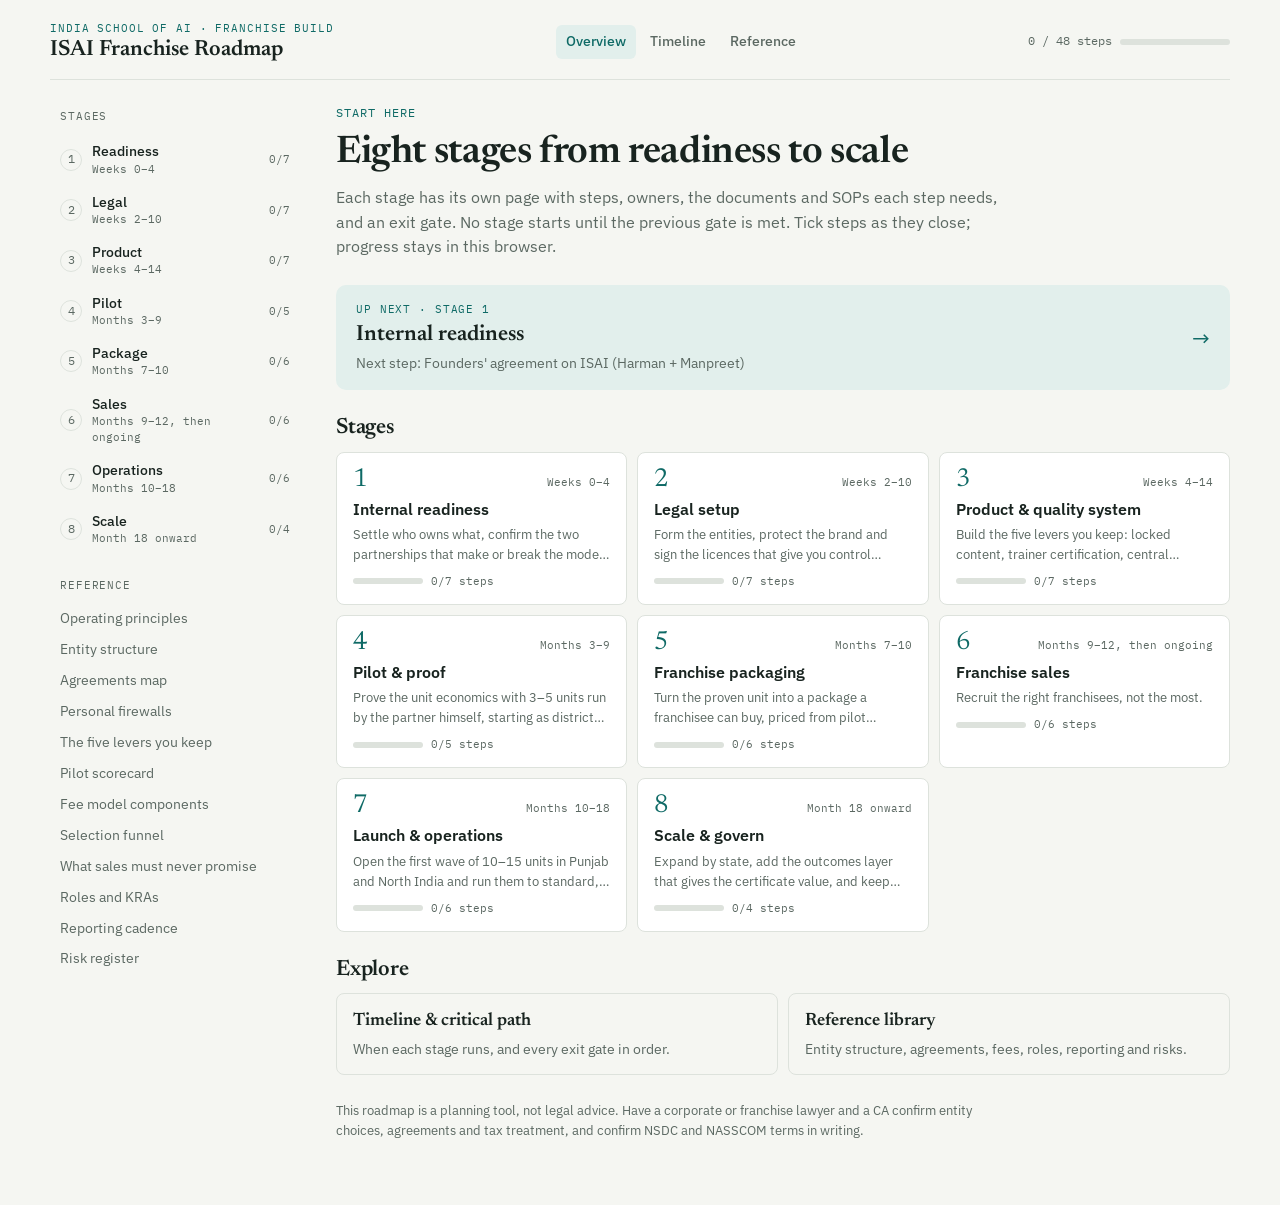
<file: index.html>
<!doctype html>
<html lang="en">
<head>
<meta charset="utf-8">
<meta name="viewport" content="width=device-width, initial-scale=1, viewport-fit=cover">
<title>ISAI Franchise Roadmap</title>
<link rel="preconnect" href="https://fonts.googleapis.com">
<link rel="stylesheet" href="https://fonts.googleapis.com/css2?family=Newsreader:opsz,wght@6..72,500;6..72,600&family=IBM+Plex+Sans:wght@400;500;600&family=IBM+Plex+Mono:wght@400;500&display=swap">
<link rel="stylesheet" href="styles.css">
</head>
<body data-page="home" data-root="">
<div class="wrap" id="app"></div>
<script src="data.js"></script>
<script src="app.js"></script>
</body>
</html>
</file>
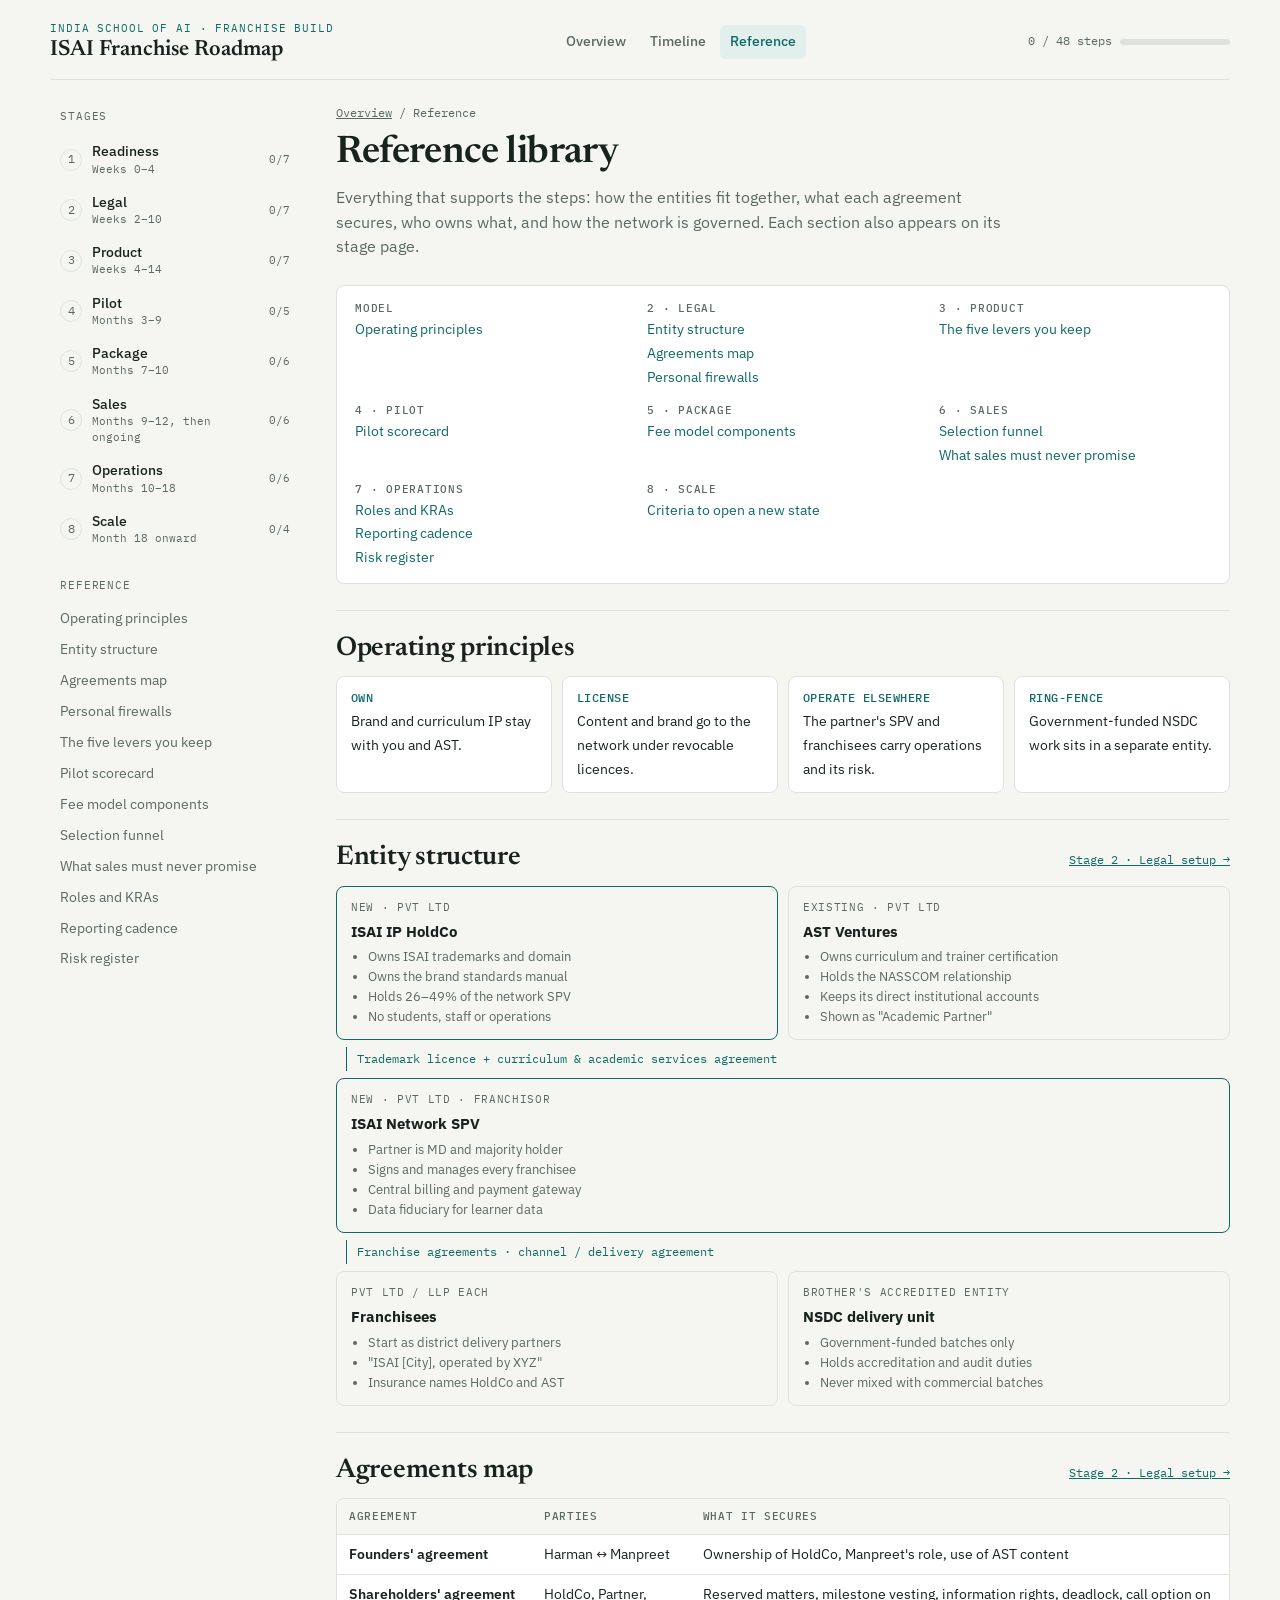
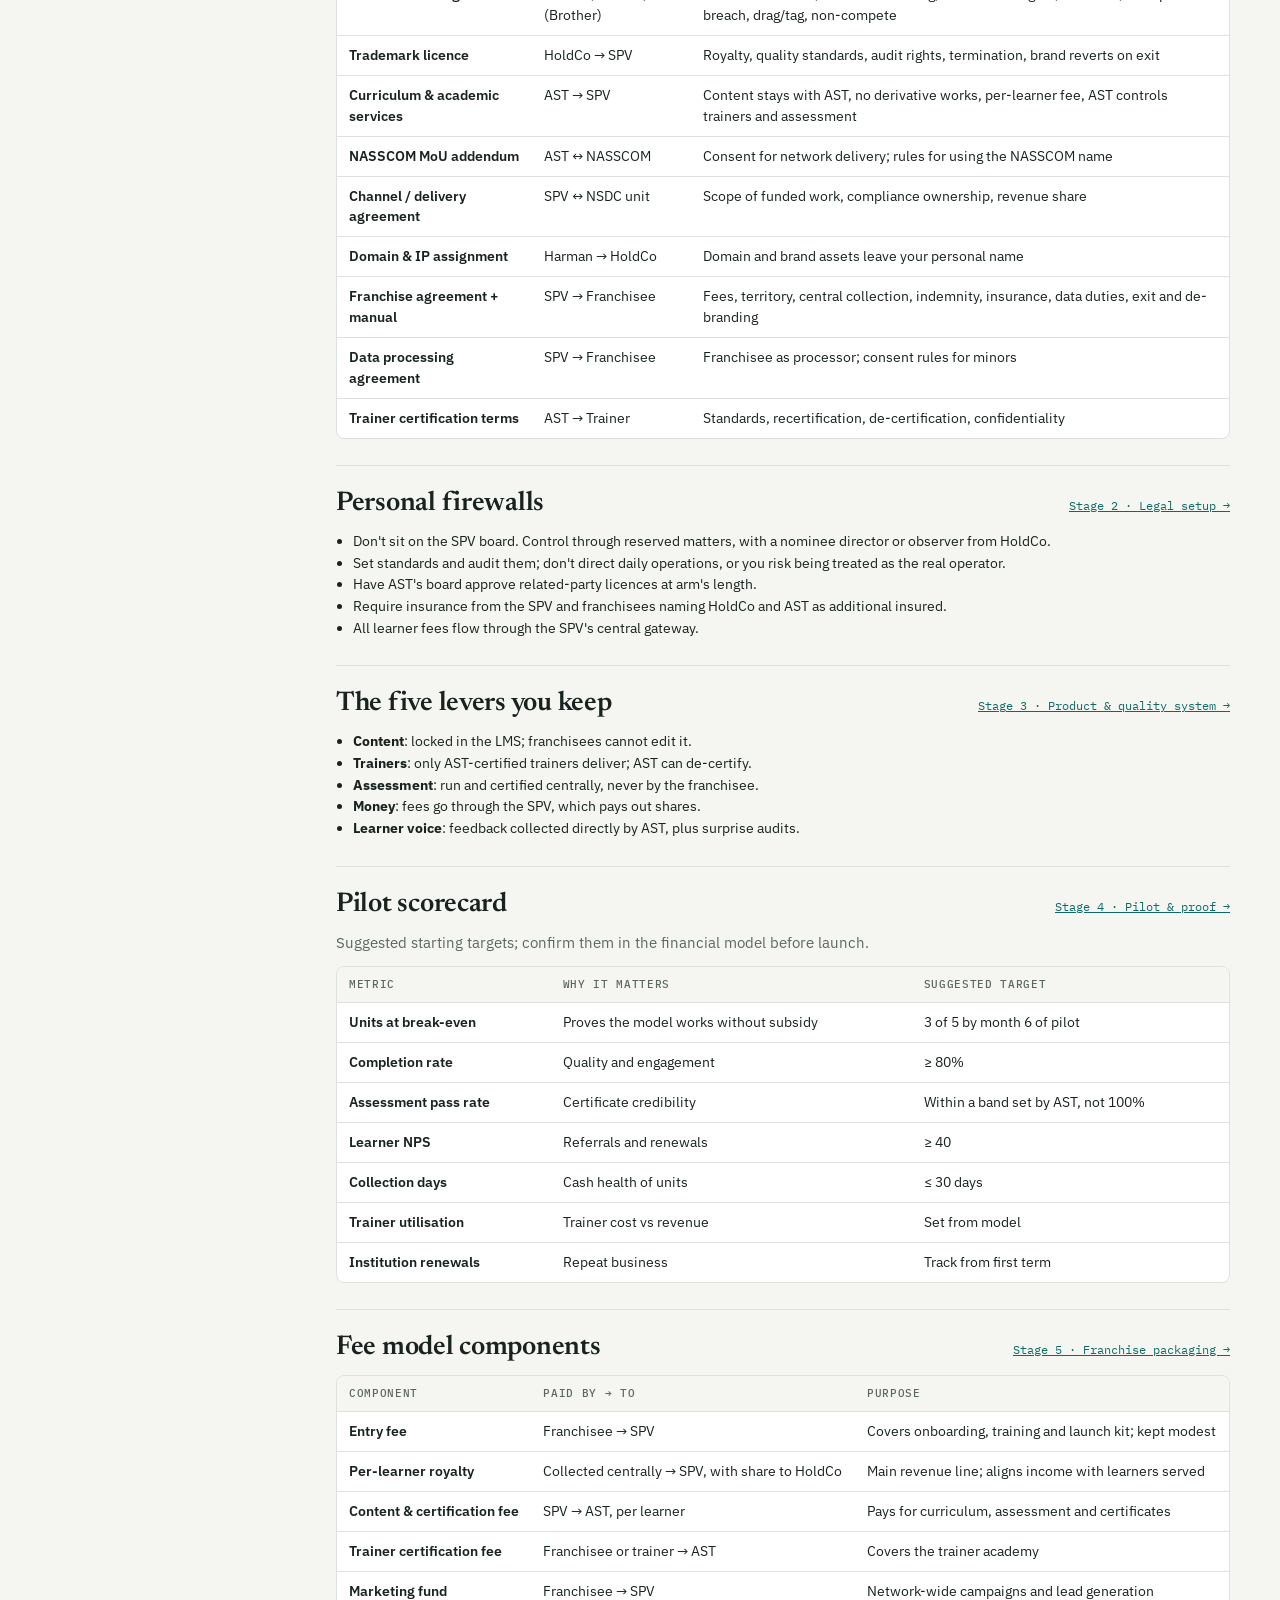
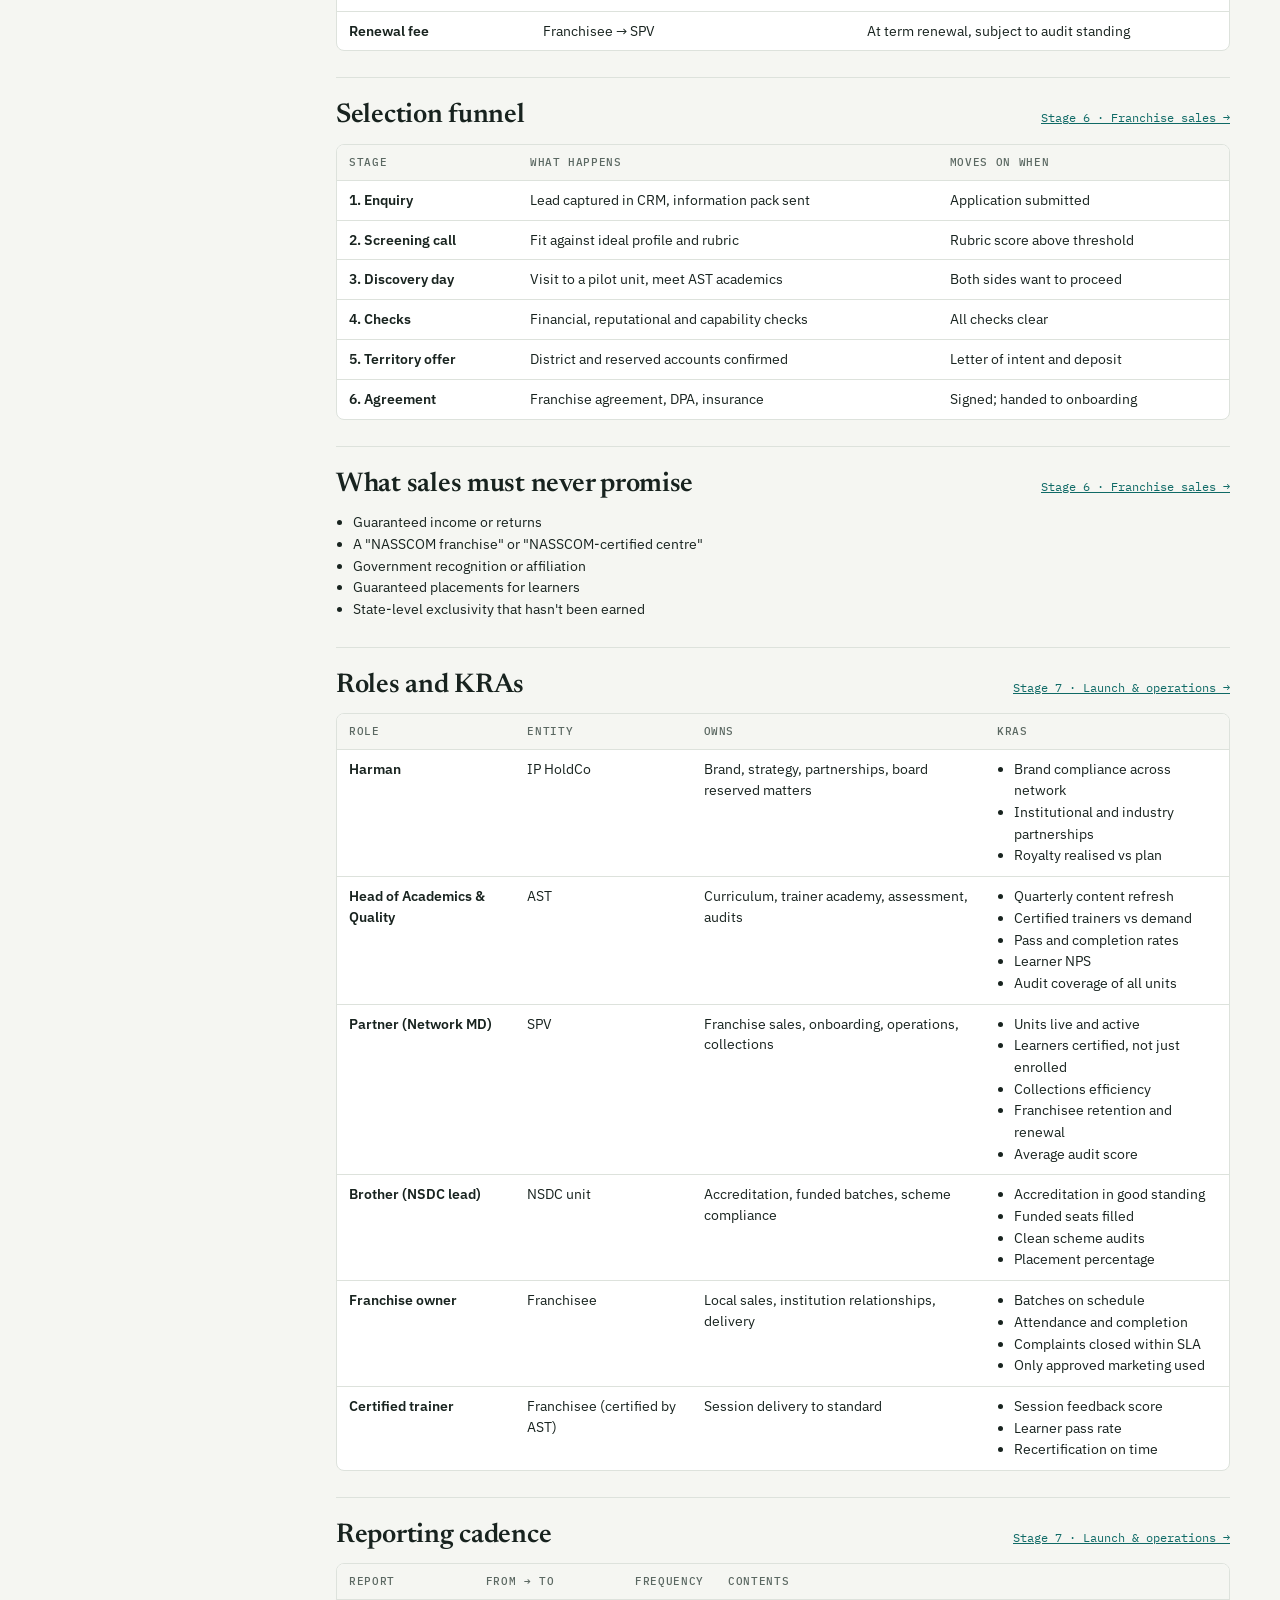
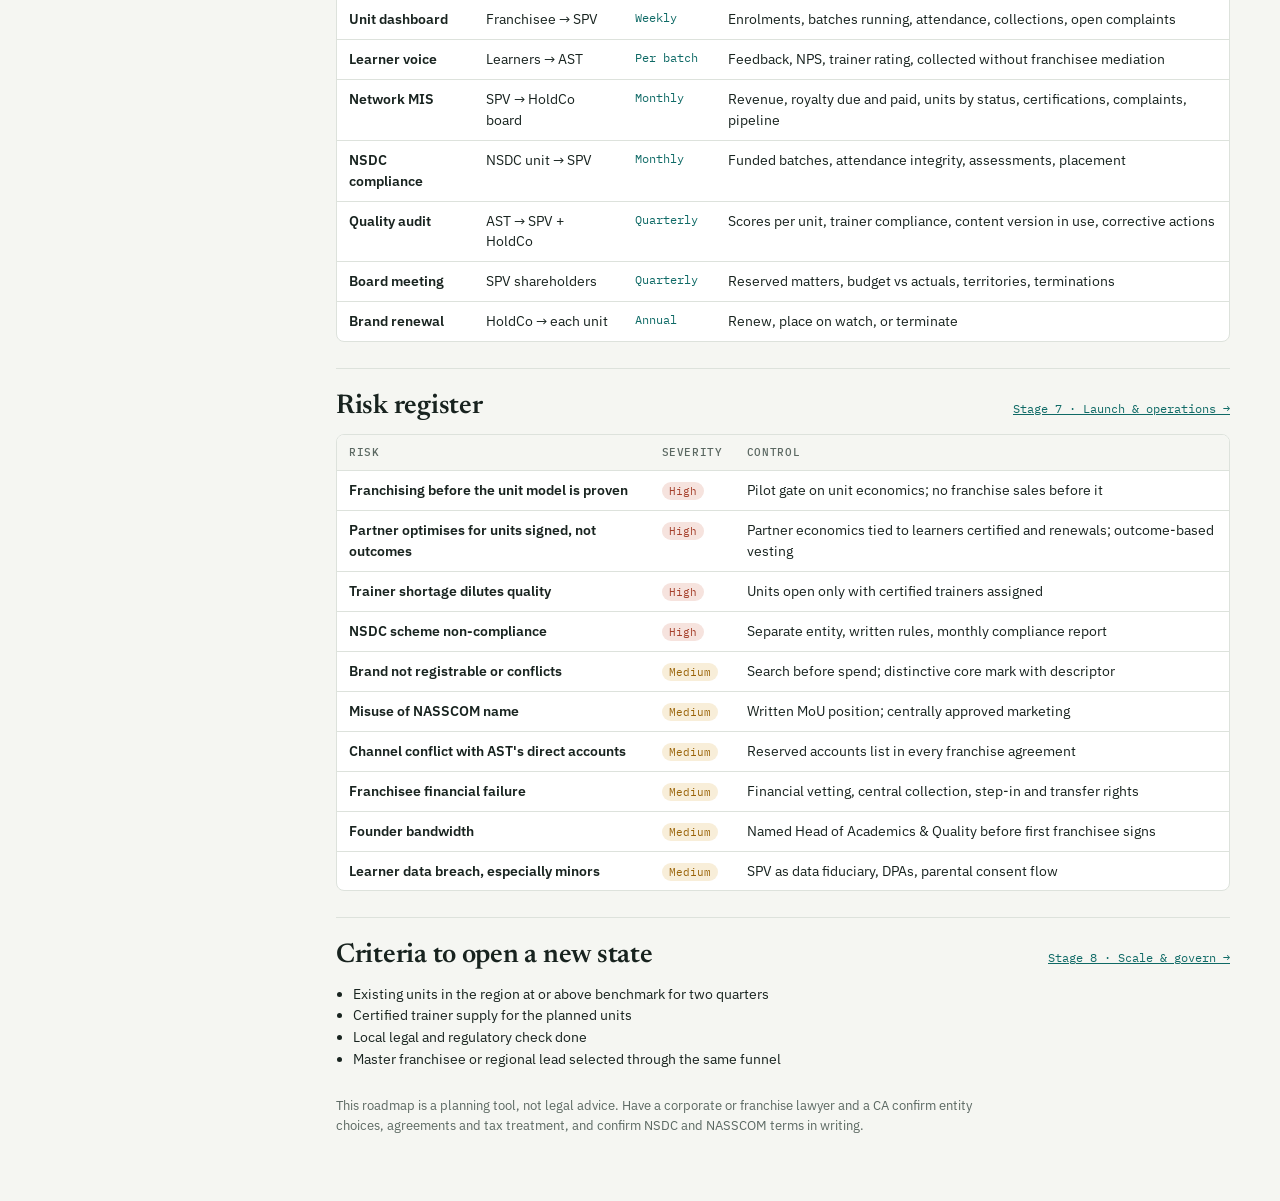
<file: reference.html>
<!doctype html>
<html lang="en">
<head>
<meta charset="utf-8">
<meta name="viewport" content="width=device-width, initial-scale=1, viewport-fit=cover">
<title>Reference · ISAI Roadmap</title>
<link rel="preconnect" href="https://fonts.googleapis.com">
<link rel="stylesheet" href="https://fonts.googleapis.com/css2?family=Newsreader:opsz,wght@6..72,500;6..72,600&family=IBM+Plex+Sans:wght@400;500;600&family=IBM+Plex+Mono:wght@400;500&display=swap">
<link rel="stylesheet" href="styles.css">
</head>
<body data-page="reference" data-root="">
<div class="wrap" id="app"></div>
<script src="data.js"></script>
<script src="app.js"></script>
</body>
</html>
</file>
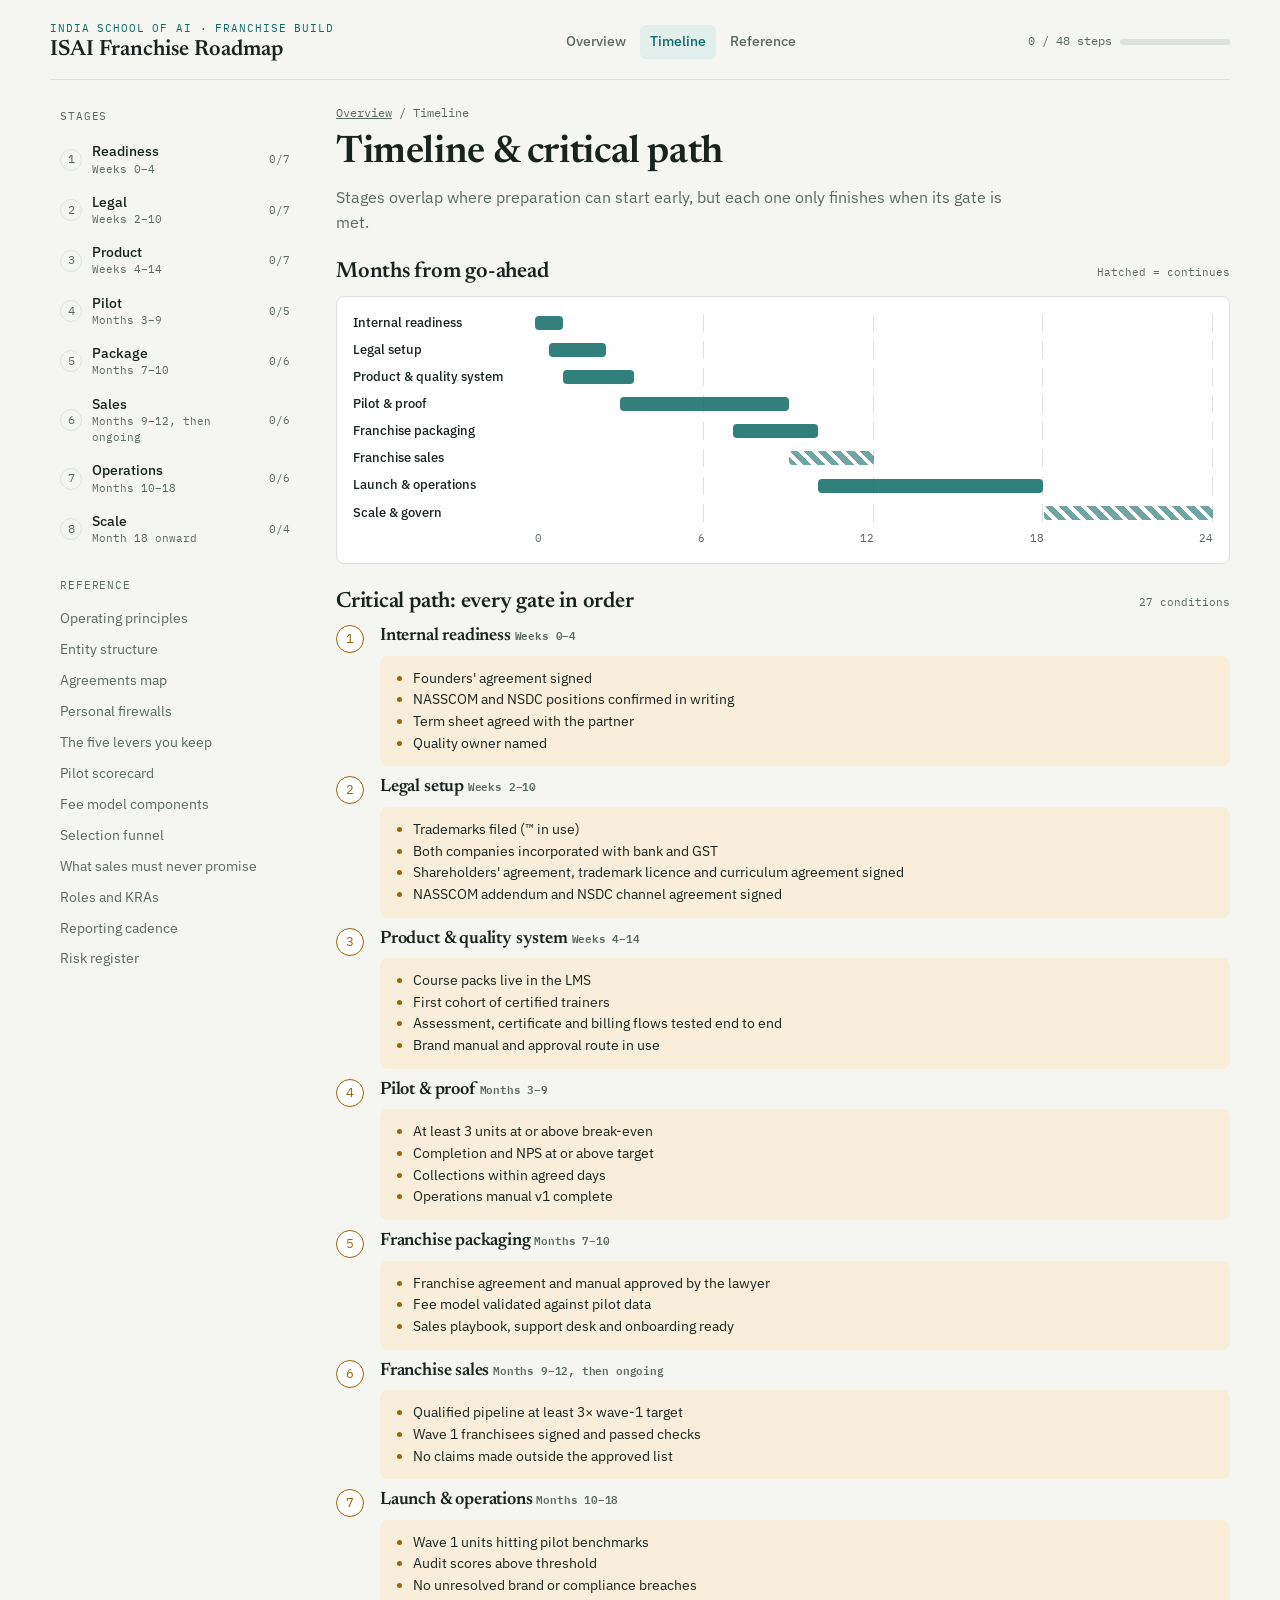
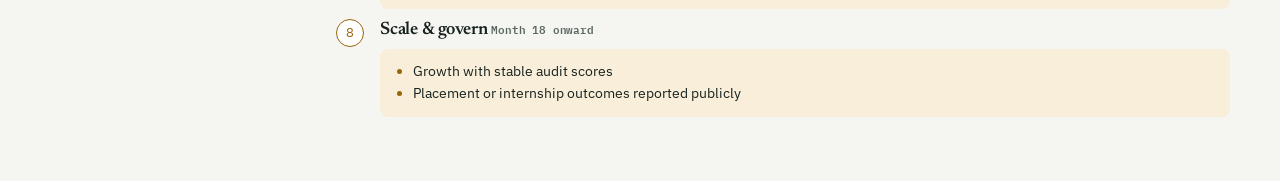
<file: timeline.html>
<!doctype html>
<html lang="en">
<head>
<meta charset="utf-8">
<meta name="viewport" content="width=device-width, initial-scale=1, viewport-fit=cover">
<title>Timeline · ISAI Roadmap</title>
<link rel="preconnect" href="https://fonts.googleapis.com">
<link rel="stylesheet" href="https://fonts.googleapis.com/css2?family=Newsreader:opsz,wght@6..72,500;6..72,600&family=IBM+Plex+Sans:wght@400;500;600&family=IBM+Plex+Mono:wght@400;500&display=swap">
<link rel="stylesheet" href="styles.css">
</head>
<body data-page="timeline" data-root="">
<div class="wrap" id="app"></div>
<script src="data.js"></script>
<script src="app.js"></script>
</body>
</html>
</file>
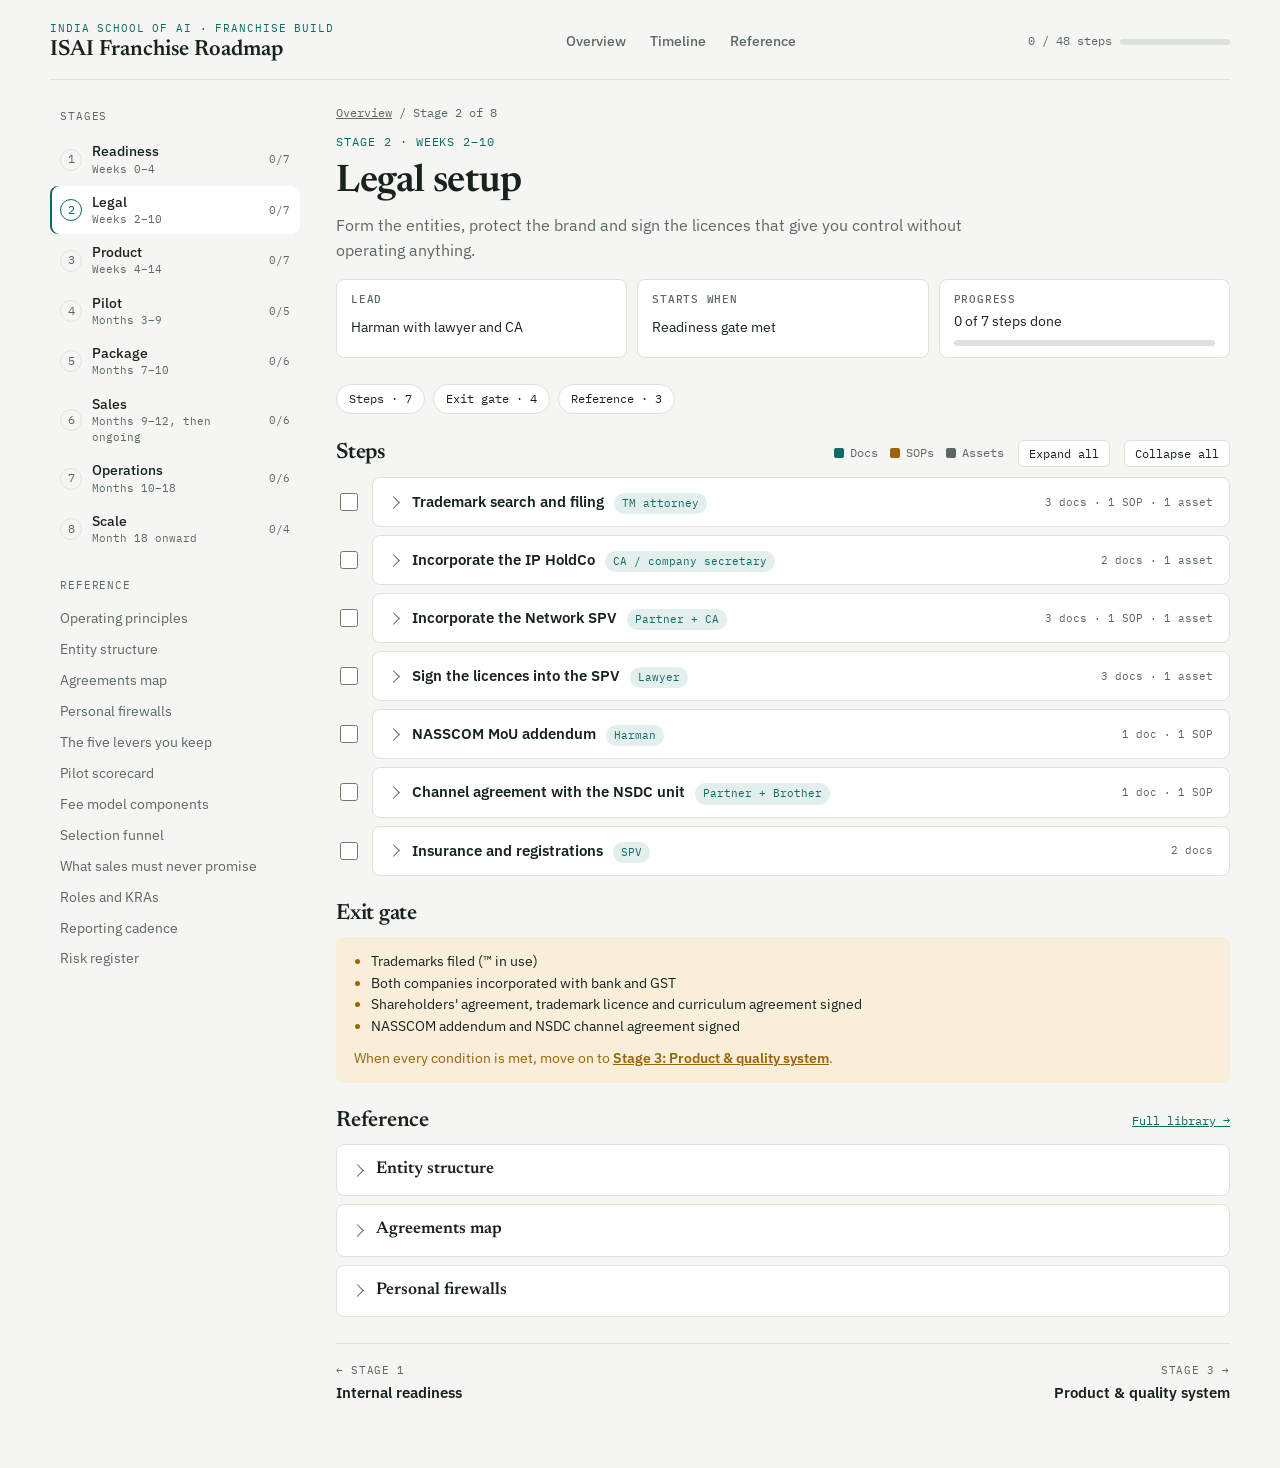
<file: stages/legal.html>
<!doctype html>
<html lang="en">
<head>
<meta charset="utf-8">
<meta name="viewport" content="width=device-width, initial-scale=1, viewport-fit=cover">
<title>Legal setup · ISAI Roadmap</title>
<link rel="preconnect" href="https://fonts.googleapis.com">
<link rel="stylesheet" href="https://fonts.googleapis.com/css2?family=Newsreader:opsz,wght@6..72,500;6..72,600&family=IBM+Plex+Sans:wght@400;500;600&family=IBM+Plex+Mono:wght@400;500&display=swap">
<link rel="stylesheet" href="../styles.css">
</head>
<body data-page="stage" data-root="../" data-stage="legal">
<div class="wrap" id="app"></div>
<script src="../data.js"></script>
<script src="../app.js"></script>
</body>
</html>
</file>
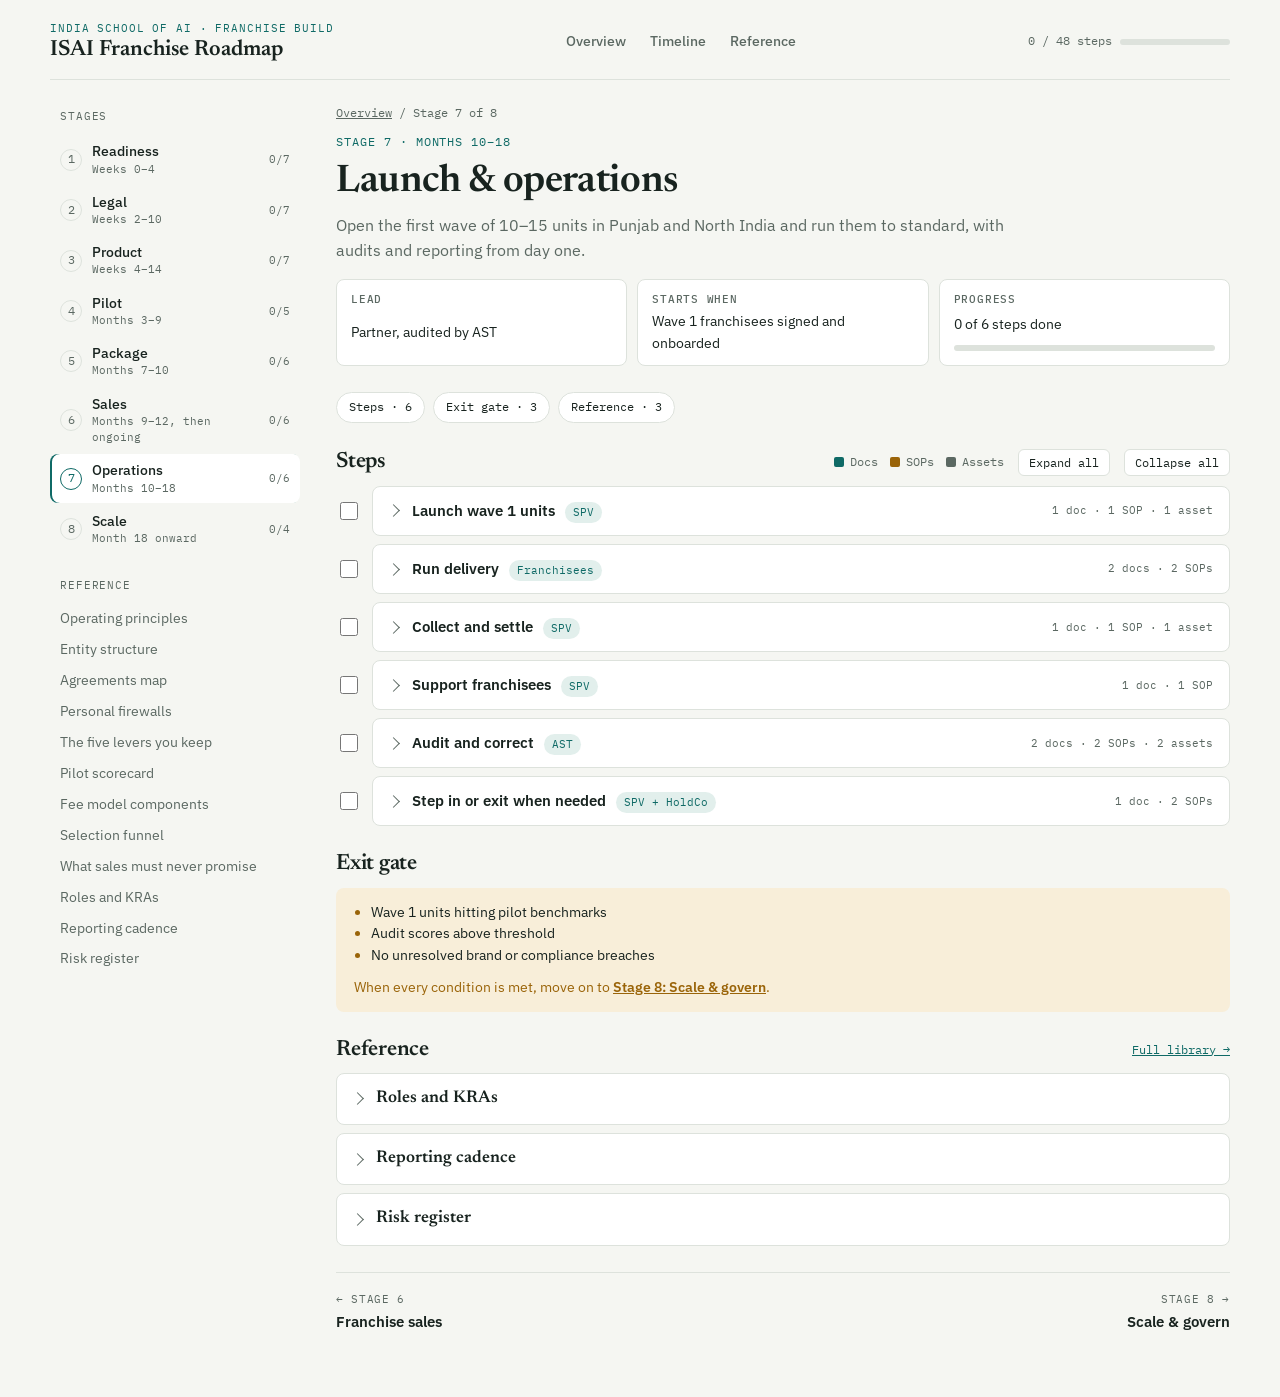
<file: stages/operate.html>
<!doctype html>
<html lang="en">
<head>
<meta charset="utf-8">
<meta name="viewport" content="width=device-width, initial-scale=1, viewport-fit=cover">
<title>Launch & operations · ISAI Roadmap</title>
<link rel="preconnect" href="https://fonts.googleapis.com">
<link rel="stylesheet" href="https://fonts.googleapis.com/css2?family=Newsreader:opsz,wght@6..72,500;6..72,600&family=IBM+Plex+Sans:wght@400;500;600&family=IBM+Plex+Mono:wght@400;500&display=swap">
<link rel="stylesheet" href="../styles.css">
</head>
<body data-page="stage" data-root="../" data-stage="operate">
<div class="wrap" id="app"></div>
<script src="../data.js"></script>
<script src="../app.js"></script>
</body>
</html>
</file>
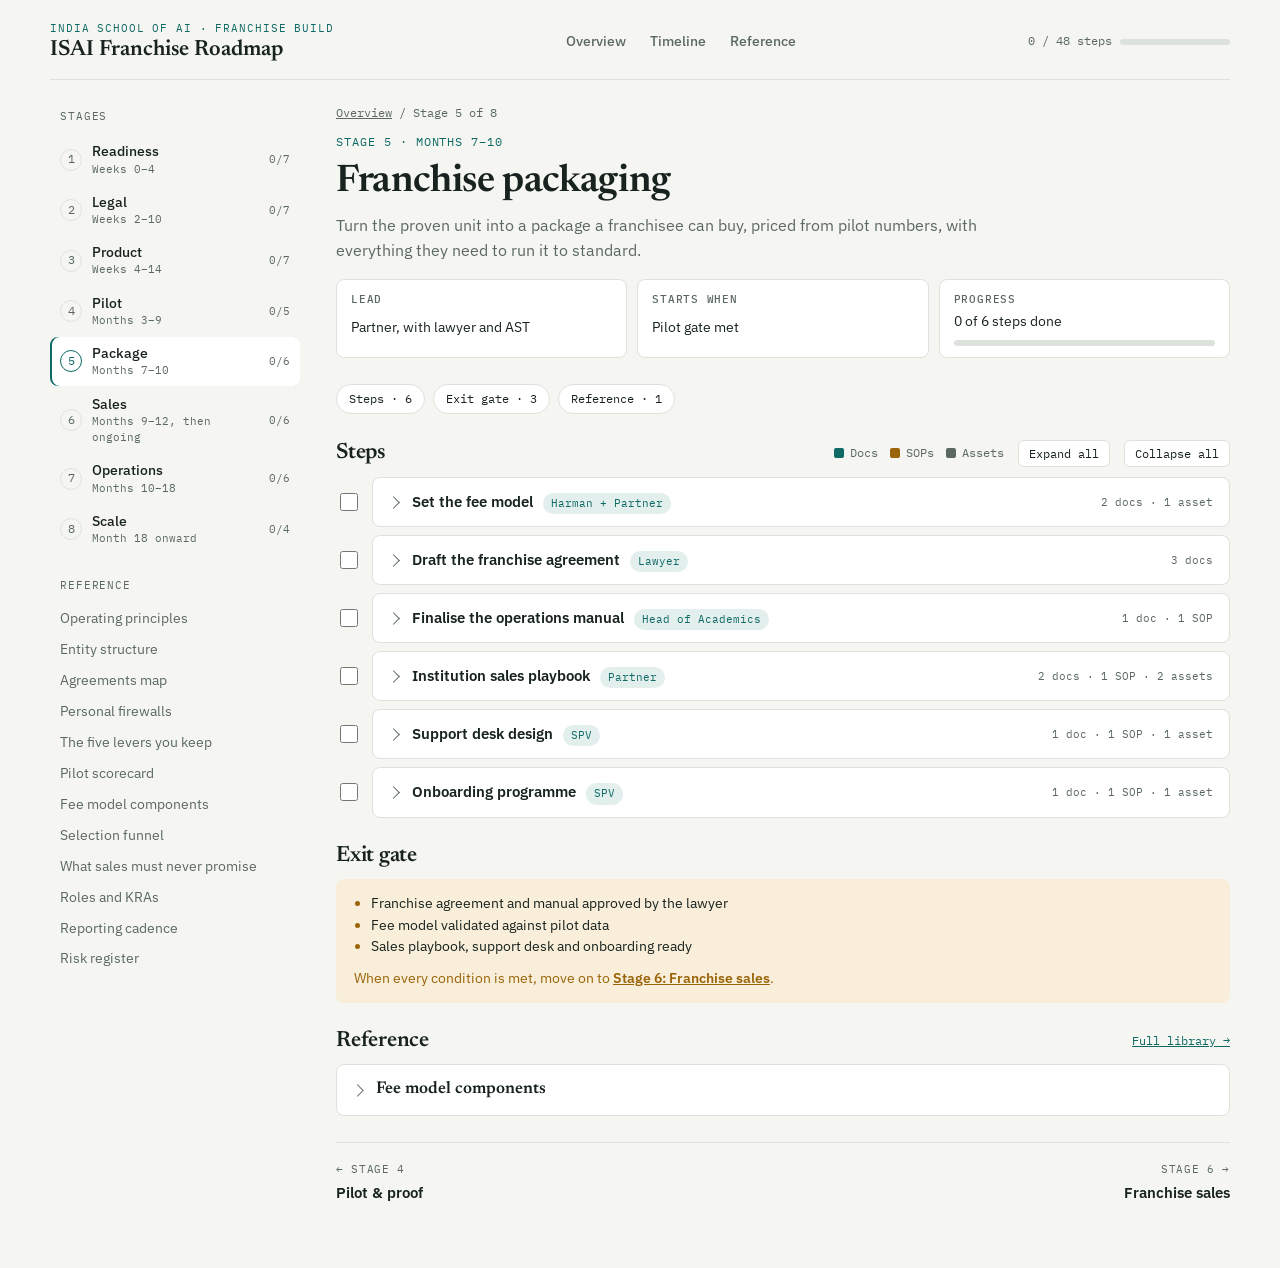
<file: stages/package.html>
<!doctype html>
<html lang="en">
<head>
<meta charset="utf-8">
<meta name="viewport" content="width=device-width, initial-scale=1, viewport-fit=cover">
<title>Franchise packaging · ISAI Roadmap</title>
<link rel="preconnect" href="https://fonts.googleapis.com">
<link rel="stylesheet" href="https://fonts.googleapis.com/css2?family=Newsreader:opsz,wght@6..72,500;6..72,600&family=IBM+Plex+Sans:wght@400;500;600&family=IBM+Plex+Mono:wght@400;500&display=swap">
<link rel="stylesheet" href="../styles.css">
</head>
<body data-page="stage" data-root="../" data-stage="package">
<div class="wrap" id="app"></div>
<script src="../data.js"></script>
<script src="../app.js"></script>
</body>
</html>
</file>
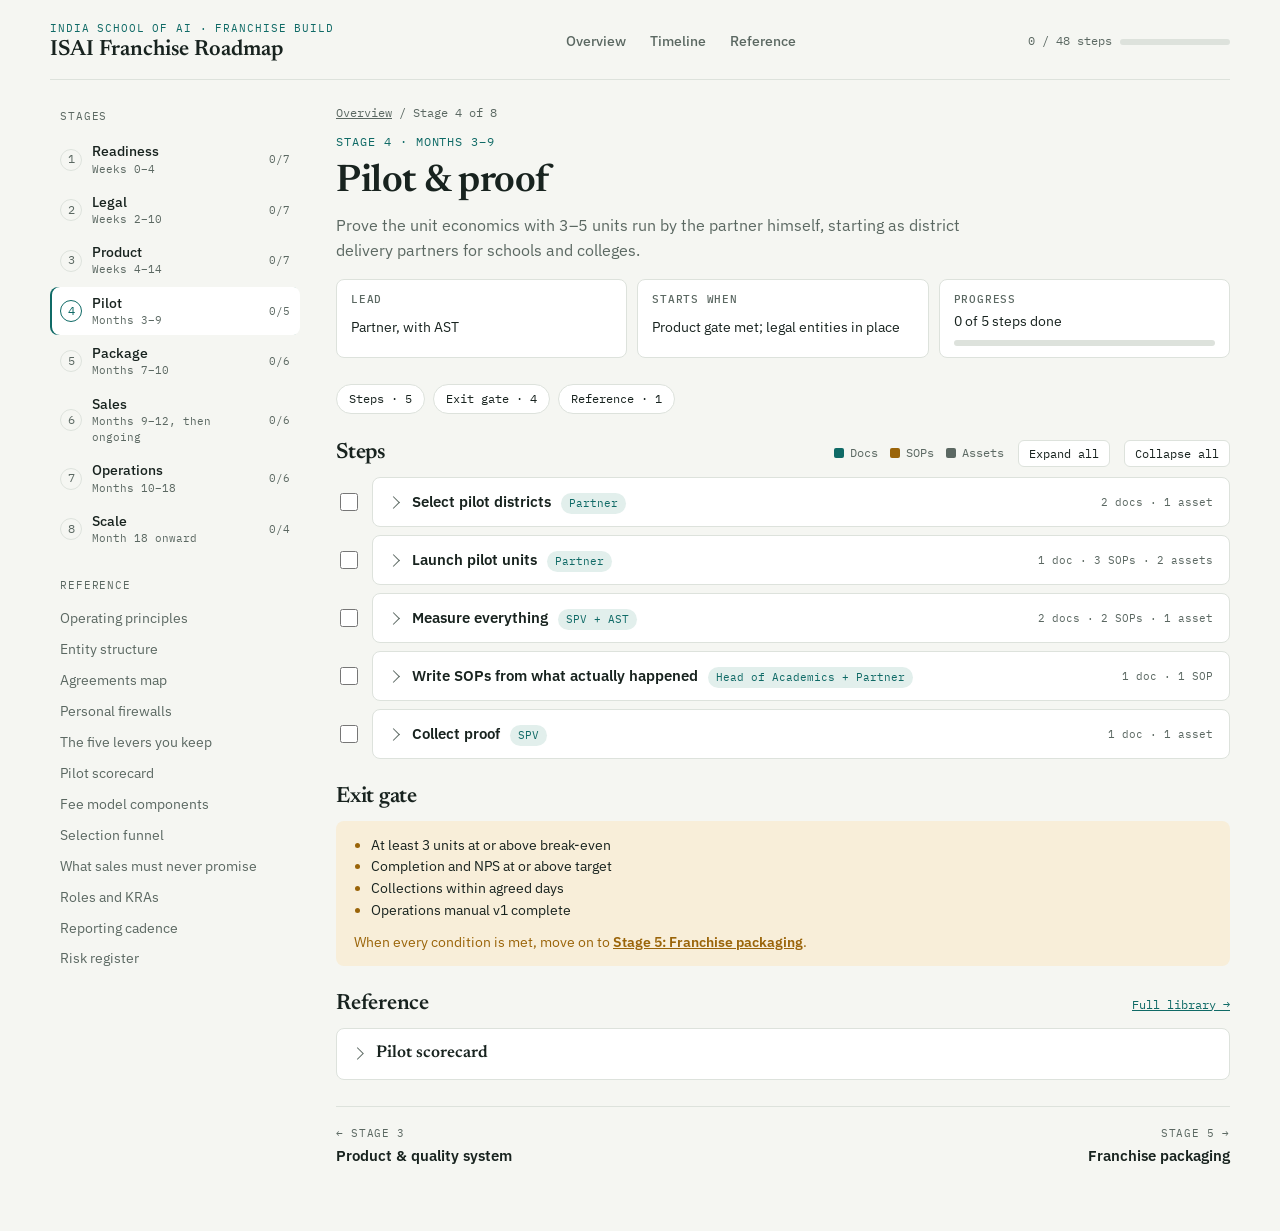
<file: stages/pilot.html>
<!doctype html>
<html lang="en">
<head>
<meta charset="utf-8">
<meta name="viewport" content="width=device-width, initial-scale=1, viewport-fit=cover">
<title>Pilot & proof · ISAI Roadmap</title>
<link rel="preconnect" href="https://fonts.googleapis.com">
<link rel="stylesheet" href="https://fonts.googleapis.com/css2?family=Newsreader:opsz,wght@6..72,500;6..72,600&family=IBM+Plex+Sans:wght@400;500;600&family=IBM+Plex+Mono:wght@400;500&display=swap">
<link rel="stylesheet" href="../styles.css">
</head>
<body data-page="stage" data-root="../" data-stage="pilot">
<div class="wrap" id="app"></div>
<script src="../data.js"></script>
<script src="../app.js"></script>
</body>
</html>
</file>
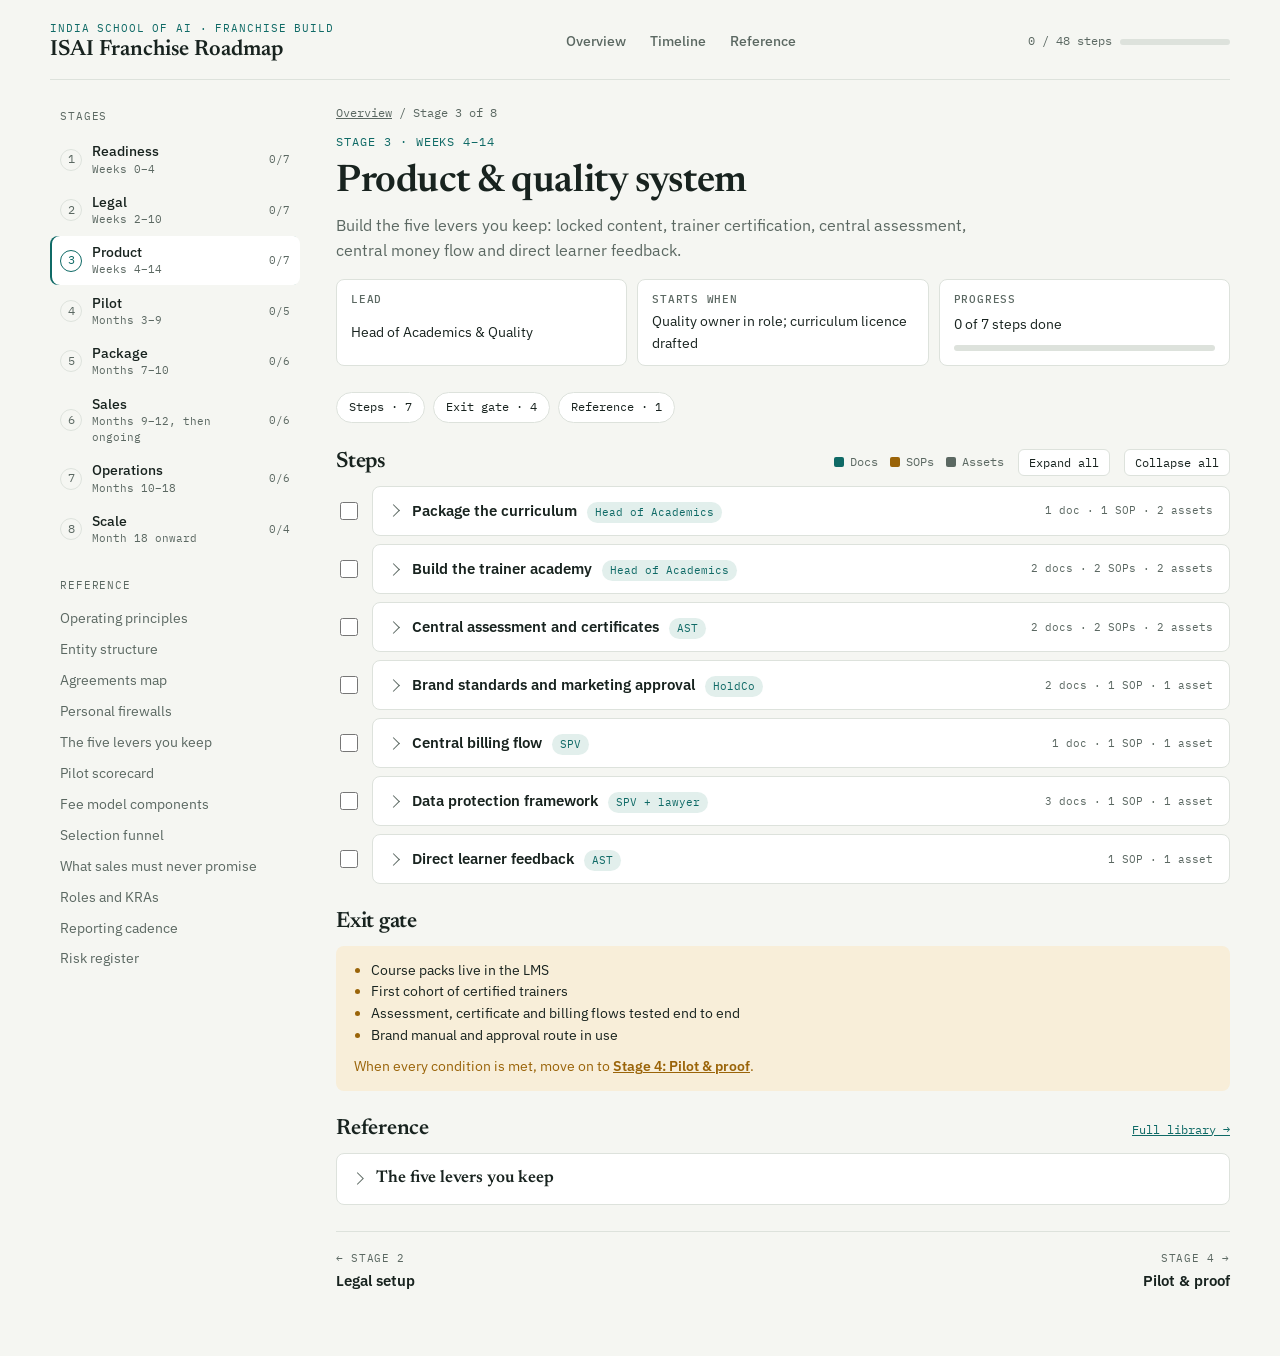
<file: stages/product.html>
<!doctype html>
<html lang="en">
<head>
<meta charset="utf-8">
<meta name="viewport" content="width=device-width, initial-scale=1, viewport-fit=cover">
<title>Product & quality system · ISAI Roadmap</title>
<link rel="preconnect" href="https://fonts.googleapis.com">
<link rel="stylesheet" href="https://fonts.googleapis.com/css2?family=Newsreader:opsz,wght@6..72,500;6..72,600&family=IBM+Plex+Sans:wght@400;500;600&family=IBM+Plex+Mono:wght@400;500&display=swap">
<link rel="stylesheet" href="../styles.css">
</head>
<body data-page="stage" data-root="../" data-stage="product">
<div class="wrap" id="app"></div>
<script src="../data.js"></script>
<script src="../app.js"></script>
</body>
</html>
</file>
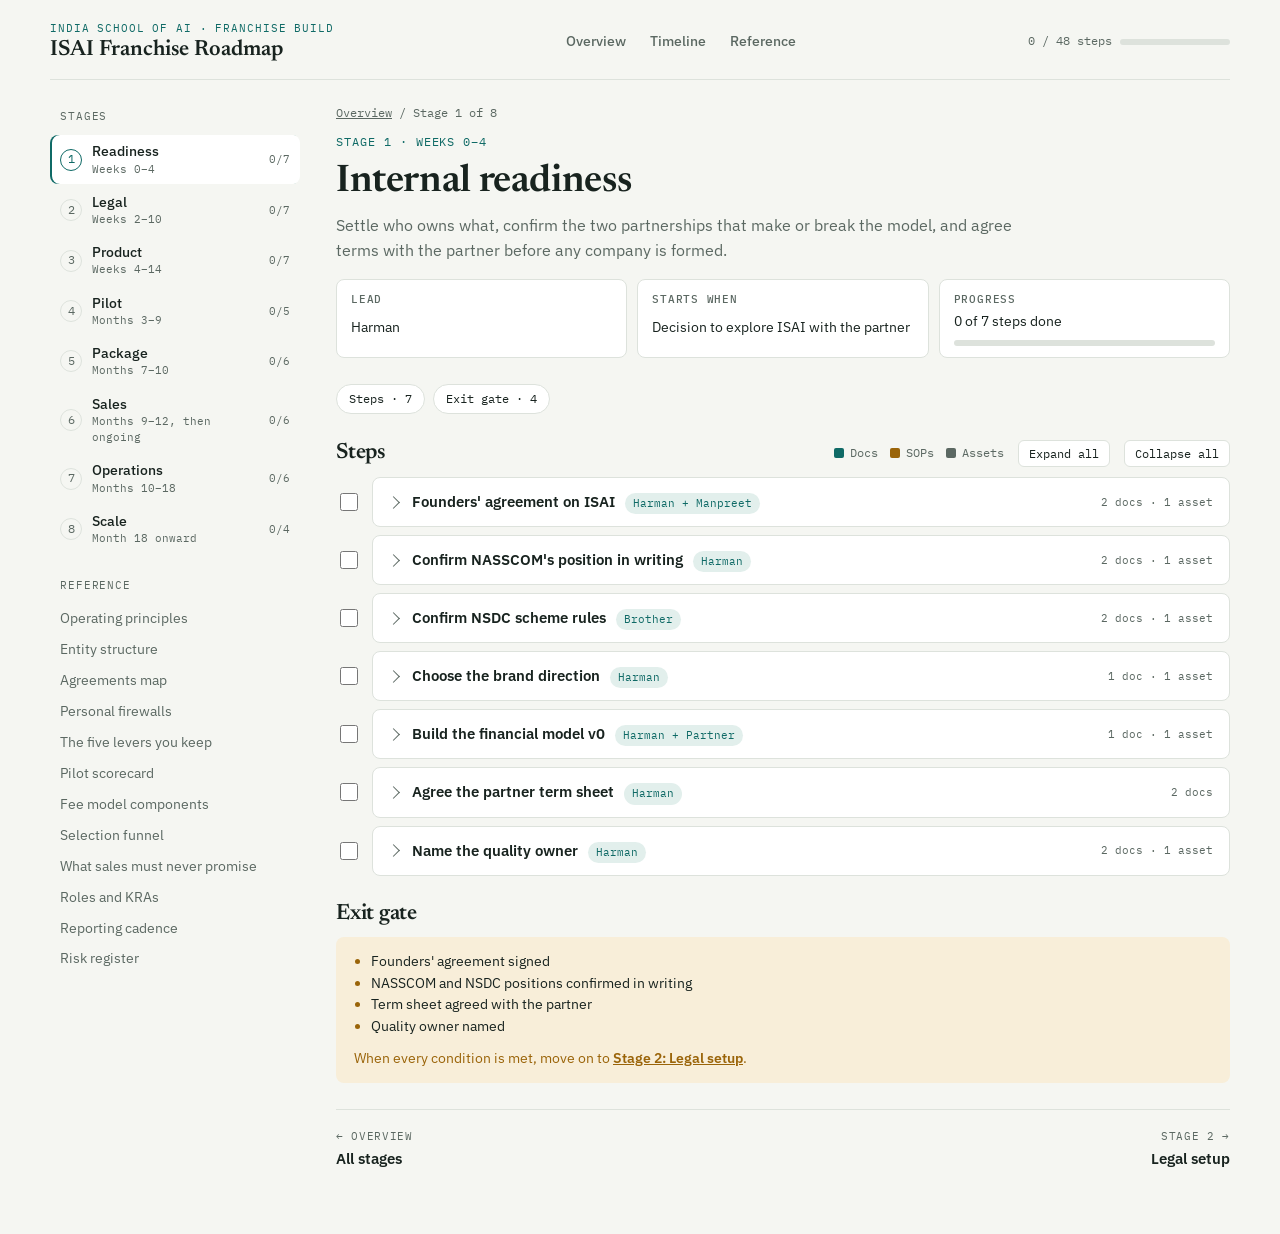
<file: stages/readiness.html>
<!doctype html>
<html lang="en">
<head>
<meta charset="utf-8">
<meta name="viewport" content="width=device-width, initial-scale=1, viewport-fit=cover">
<title>Internal readiness · ISAI Roadmap</title>
<link rel="preconnect" href="https://fonts.googleapis.com">
<link rel="stylesheet" href="https://fonts.googleapis.com/css2?family=Newsreader:opsz,wght@6..72,500;6..72,600&family=IBM+Plex+Sans:wght@400;500;600&family=IBM+Plex+Mono:wght@400;500&display=swap">
<link rel="stylesheet" href="../styles.css">
</head>
<body data-page="stage" data-root="../" data-stage="readiness">
<div class="wrap" id="app"></div>
<script src="../data.js"></script>
<script src="../app.js"></script>
</body>
</html>
</file>
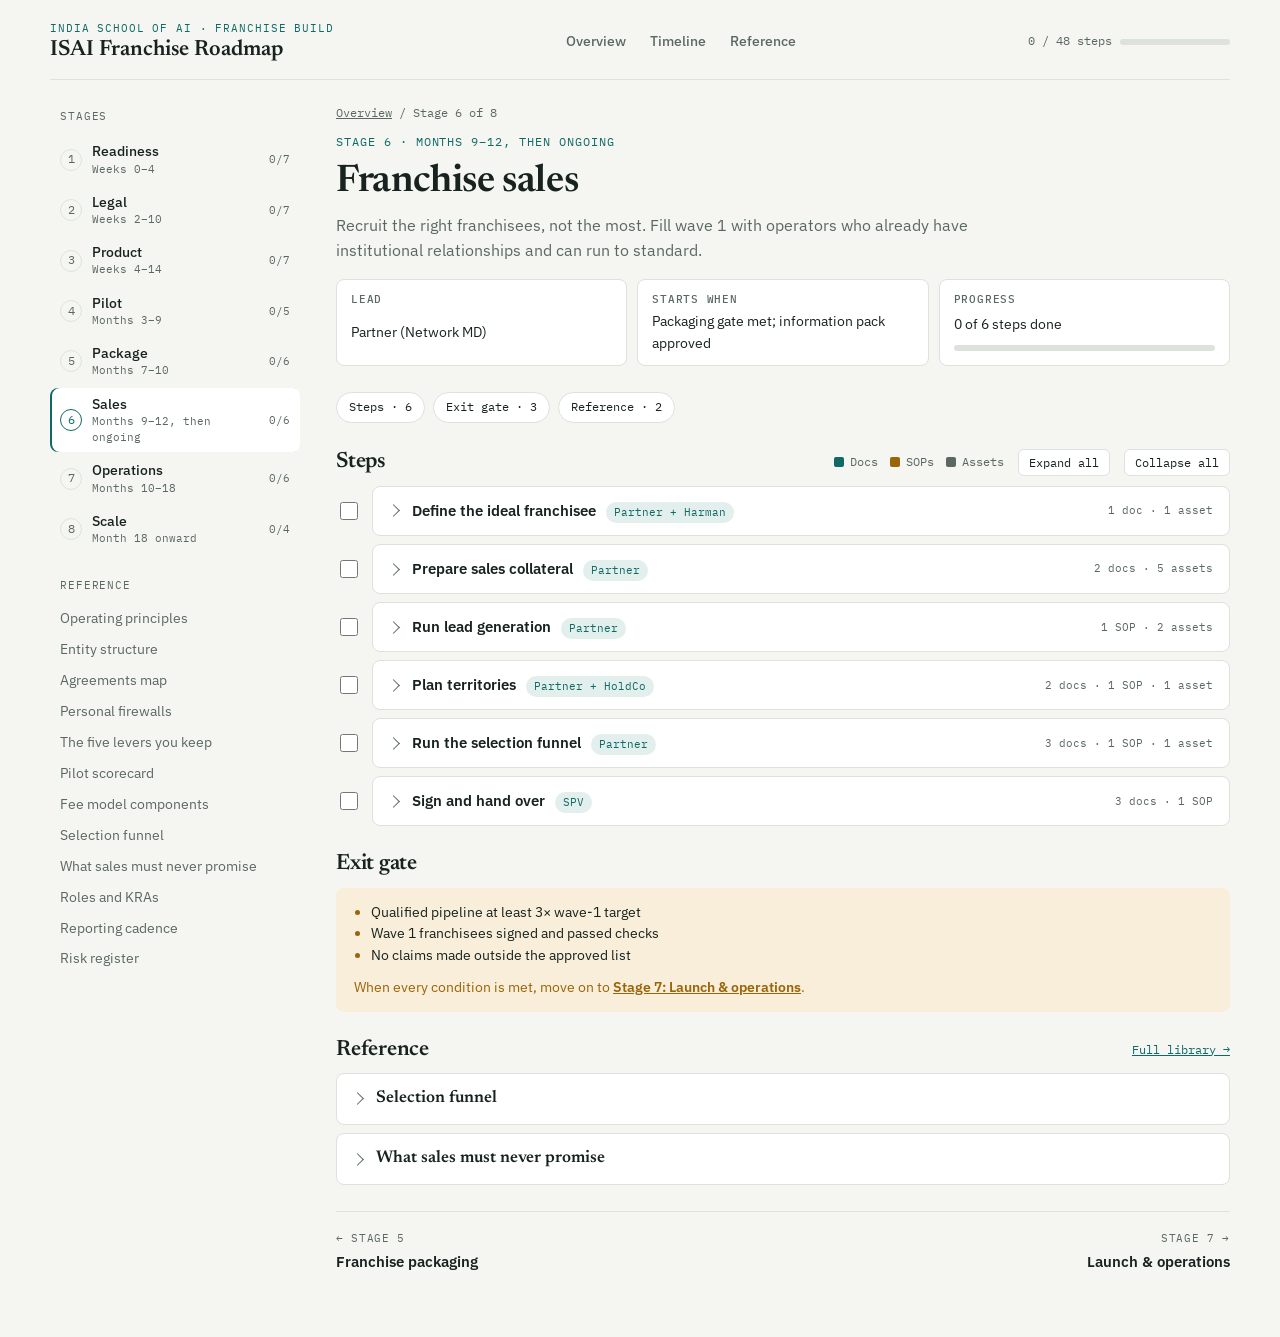
<file: stages/sales.html>
<!doctype html>
<html lang="en">
<head>
<meta charset="utf-8">
<meta name="viewport" content="width=device-width, initial-scale=1, viewport-fit=cover">
<title>Franchise sales · ISAI Roadmap</title>
<link rel="preconnect" href="https://fonts.googleapis.com">
<link rel="stylesheet" href="https://fonts.googleapis.com/css2?family=Newsreader:opsz,wght@6..72,500;6..72,600&family=IBM+Plex+Sans:wght@400;500;600&family=IBM+Plex+Mono:wght@400;500&display=swap">
<link rel="stylesheet" href="../styles.css">
</head>
<body data-page="stage" data-root="../" data-stage="sales">
<div class="wrap" id="app"></div>
<script src="../data.js"></script>
<script src="../app.js"></script>
</body>
</html>
</file>
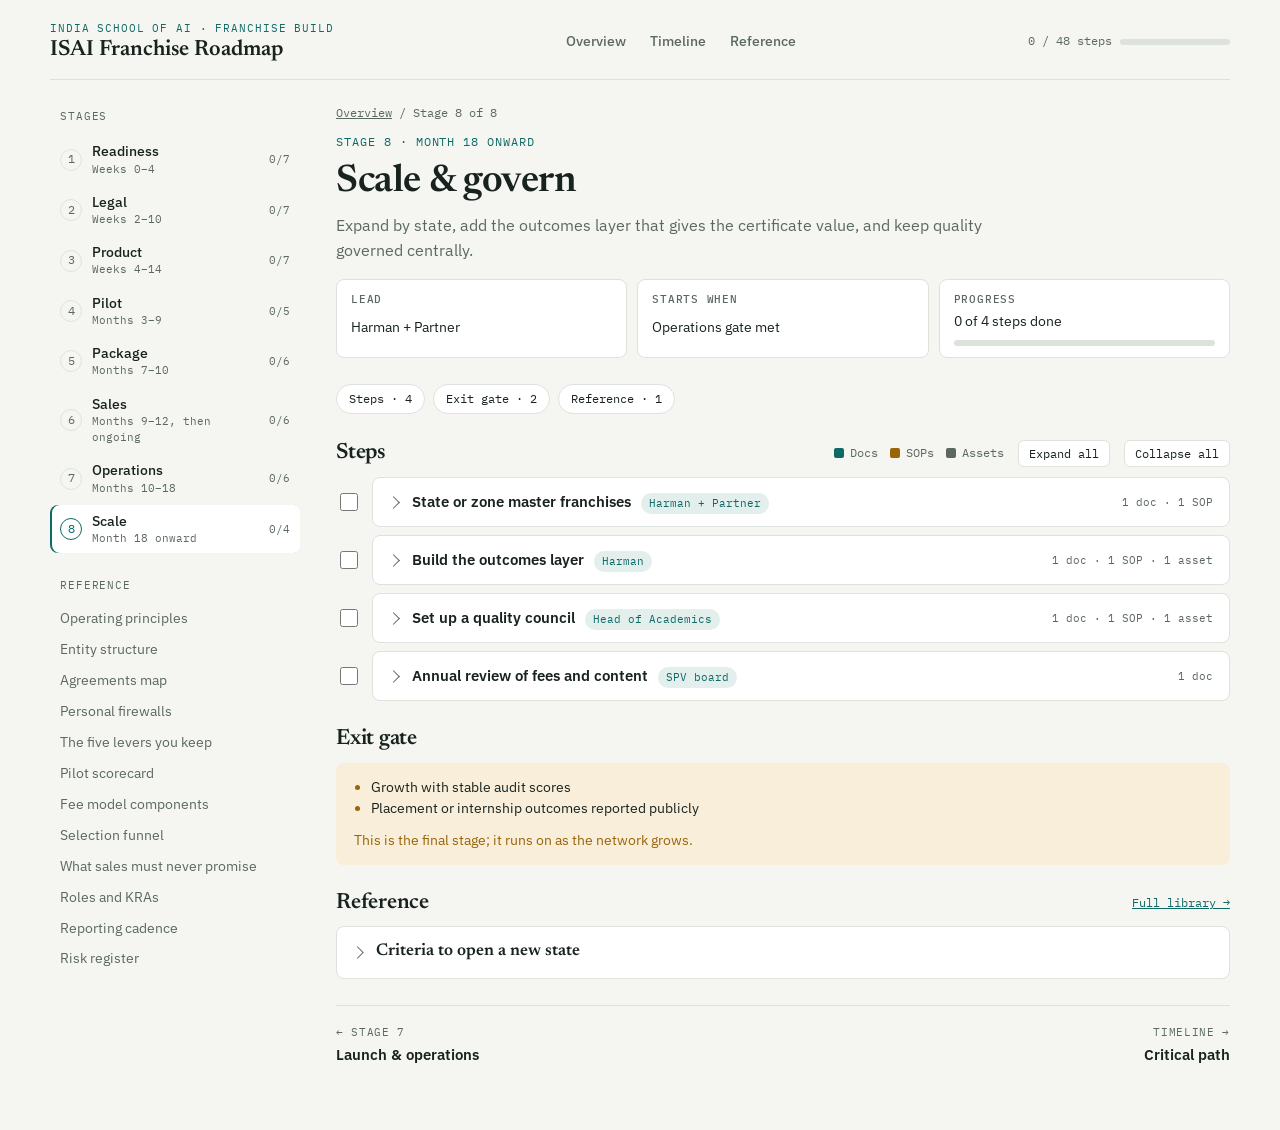
<file: stages/scale.html>
<!doctype html>
<html lang="en">
<head>
<meta charset="utf-8">
<meta name="viewport" content="width=device-width, initial-scale=1, viewport-fit=cover">
<title>Scale & govern · ISAI Roadmap</title>
<link rel="preconnect" href="https://fonts.googleapis.com">
<link rel="stylesheet" href="https://fonts.googleapis.com/css2?family=Newsreader:opsz,wght@6..72,500;6..72,600&family=IBM+Plex+Sans:wght@400;500;600&family=IBM+Plex+Mono:wght@400;500&display=swap">
<link rel="stylesheet" href="../styles.css">
</head>
<body data-page="stage" data-root="../" data-stage="scale">
<div class="wrap" id="app"></div>
<script src="../data.js"></script>
<script src="../app.js"></script>
</body>
</html>
</file>
<file: styles.css>
/* Layout: header with top nav, stage sidebar on the left, one focused page on the right */
:root{
  --bg:#f5f6f2; --surface:#ffffff; --ink:#18231f; --muted:#5b6862; --line:#dde2dc;
  --accent:#0f6a66; --accent-soft:#e2efec; --gate:#9a6409; --gate-soft:#f8eed9; --risk:#a6402c; --risk-soft:#f6e3de;
  --display:"Newsreader", Georgia, "Times New Roman", serif;
  --body:"IBM Plex Sans", system-ui, -apple-system, "Segoe UI", sans-serif;
  --mono:"IBM Plex Mono", ui-monospace, Menlo, Consolas, monospace;
}
@media (prefers-color-scheme: dark){:root:not([data-theme="light"]){
  --bg:#111816; --surface:#18211e; --ink:#e7ece8; --muted:#9aa8a1; --line:#2a3531;
  --accent:#5cc3b8; --accent-soft:#16312d; --gate:#e2ad4f; --gate-soft:#33290f; --risk:#e58a74; --risk-soft:#3a1d16; color-scheme:dark}}
:root[data-theme="dark"]{
  --bg:#111816; --surface:#18211e; --ink:#e7ece8; --muted:#9aa8a1; --line:#2a3531;
  --accent:#5cc3b8; --accent-soft:#16312d; --gate:#e2ad4f; --gate-soft:#33290f; --risk:#e58a74; --risk-soft:#3a1d16; color-scheme:dark}

*{box-sizing:border-box}
html{scroll-padding-top:16px}
body{margin:0;background:var(--bg);color:var(--ink);font-family:var(--body);font-size:15px;line-height:1.55;
  padding-left:max(16px,env(safe-area-inset-left,0px));padding-right:max(16px,env(safe-area-inset-right,0px))}
.wrap{max-width:1180px;margin:0 auto;padding-block:20px 64px}
h1,h2,h3{font-family:var(--display);font-weight:600;text-wrap:balance;margin:0;letter-spacing:-.01em}
h1{font-size:clamp(28px,4.4vw,38px);line-height:1.1}
h2{font-size:clamp(22px,3vw,27px);line-height:1.15}
h3{font-size:18px;line-height:1.25}
p{margin:0}
a{color:var(--accent)}
:focus-visible{outline:2px solid var(--accent);outline-offset:2px}
.eyebrow{font-family:var(--mono);font-size:12px;letter-spacing:.08em;text-transform:uppercase;color:var(--accent)}
.lede{color:var(--muted);max-width:68ch;font-size:16px}
.note{font-size:13px;color:var(--muted);max-width:80ch}

/* Header */
.site{display:flex;flex-wrap:wrap;gap:10px 24px;align-items:center;justify-content:space-between;padding-bottom:16px;margin-bottom:24px;border-bottom:1px solid var(--line)}
.brand{display:grid;gap:1px;text-decoration:none;color:var(--ink)}
.brand .bt{font-family:var(--display);font-size:22px;font-weight:600;line-height:1.15}
.brand .eyebrow{font-size:11px}
.top{display:flex;gap:4px;flex-wrap:wrap}
.top a{font-size:14px;font-weight:500;color:var(--muted);text-decoration:none;padding:6px 10px;border-radius:6px}
.top a:hover{color:var(--ink);background:var(--surface)}
.top a[aria-current="page"]{color:var(--accent);background:var(--accent-soft)}
.overall{display:flex;align-items:center;gap:8px;font-family:var(--mono);font-size:12px;color:var(--muted)}
.bar{width:110px;height:6px;background:var(--line);border-radius:3px;overflow:hidden;display:inline-block;flex:none}
.bar i{display:block;height:100%;background:var(--accent);width:0;transition:width .3s}

/* Two-column shell */
.layout{display:grid;grid-template-columns:250px minmax(0,1fr);gap:36px;align-items:start}
.side{position:sticky;top:16px;max-height:calc(100vh - 32px);overflow:auto;display:grid;gap:6px;padding-bottom:8px}
.sh{font-family:var(--mono);font-size:11px;letter-spacing:.08em;text-transform:uppercase;color:var(--muted);padding:4px 10px}
.refh{margin-top:14px}
.slist,.rlist{list-style:none;margin:0;padding:0;display:grid;gap:2px}
.slist a{display:grid;grid-template-columns:24px 1fr auto;gap:8px;align-items:center;padding:7px 10px;border-radius:8px;text-decoration:none;color:var(--ink)}
.slist a:hover{background:var(--surface)}
.slist a[aria-current="page"]{background:var(--surface);box-shadow:inset 2px 0 0 var(--accent)}
.sn{font-family:var(--mono);font-size:12px;width:22px;height:22px;border-radius:50%;display:grid;place-items:center;border:1px solid var(--line);color:var(--muted)}
.slist a[aria-current="page"] .sn{border-color:var(--accent);color:var(--accent)}
.slist a.complete .sn{background:var(--accent);border-color:var(--accent);color:var(--surface)}
.st{display:grid;min-width:0}
.stt{font-size:14px;font-weight:500;line-height:1.3}
.sw{font-family:var(--mono);font-size:10.5px;color:var(--muted)}
.sp{font-family:var(--mono);font-size:10.5px;color:var(--muted)}
.rlist a{display:block;font-size:13.5px;color:var(--muted);text-decoration:none;padding:4px 10px;border-radius:6px}
.rlist a:hover{color:var(--ink);background:var(--surface)}

.page{display:grid;gap:26px;min-width:0}
.shdr{display:grid;gap:10px}
.crumbs{font-family:var(--mono);font-size:12px;color:var(--muted)}
.crumbs a{color:var(--muted)}
.crumbs a:hover{color:var(--accent)}

/* Facts + jump links */
.facts{display:grid;grid-template-columns:repeat(auto-fit,minmax(200px,1fr));gap:10px;margin-top:6px}
.fact{background:var(--surface);border:1px solid var(--line);border-radius:8px;padding:11px 14px;display:grid;gap:3px;min-width:0}
.fact b{font-family:var(--mono);font-size:11px;font-weight:500;letter-spacing:.07em;text-transform:uppercase;color:var(--muted)}
.fact span{font-size:14px}
.fact .bar{width:100%;margin-top:4px}
.jump{display:flex;flex-wrap:wrap;gap:8px}
.jump a{font-family:var(--mono);font-size:12px;text-decoration:none;color:var(--ink);border:1px solid var(--line);background:var(--surface);border-radius:999px;padding:5px 12px}
.jump a:hover{border-color:var(--accent);color:var(--accent)}

.group{display:grid;gap:8px}
.ghead{display:flex;flex-wrap:wrap;justify-content:space-between;align-items:center;gap:8px 12px;padding-bottom:2px}
.ghead h2{font-size:22px}
.tools{display:flex;flex-wrap:wrap;gap:8px 14px;align-items:center}
.legend{display:flex;flex-wrap:wrap;gap:12px;font-family:var(--mono);font-size:12px;color:var(--muted)}
.legend span::before{content:"";display:inline-block;width:10px;height:10px;margin-right:6px;vertical-align:-1px;border-radius:2px}
.legend .l-doc::before{background:var(--accent)} .legend .l-sop::before{background:var(--gate)} .legend .l-asset::before{background:var(--muted)}
button.small{font-family:var(--mono);font-size:12px;background:var(--surface);color:var(--ink);border:1px solid var(--line);border-radius:6px;padding:5px 10px;cursor:pointer}
button.small:hover{border-color:var(--accent)}

/* Collapsible rows */
.row{display:grid;grid-template-columns:28px 1fr;gap:8px;align-items:start}
.row input{width:18px;height:18px;margin:16px 0 0 4px;accent-color:var(--accent);cursor:pointer}
details.fold{background:var(--surface);border:1px solid var(--line);border-radius:8px;min-width:0}
details.fold>summary{list-style:none;cursor:pointer;padding:12px 16px;display:grid;grid-template-columns:auto 1fr auto;gap:12px;align-items:center}
details.fold>summary::-webkit-details-marker{display:none}
.chev{width:9px;height:9px;border-right:1.5px solid var(--muted);border-bottom:1.5px solid var(--muted);transform:rotate(-45deg);transition:transform .2s;margin-right:2px}
details.fold[open]>summary .chev{transform:rotate(45deg)}
details.fold[open]>summary{border-bottom:1px dashed var(--line)}
.sumt{display:flex;flex-wrap:wrap;gap:4px 10px;align-items:baseline;min-width:0}
.sumt strong{font-weight:600;font-size:15px}
.owner{font-family:var(--mono);font-size:11px;padding:2px 8px;border-radius:999px;background:var(--accent-soft);color:var(--accent);white-space:nowrap}
.counts{font-family:var(--mono);font-size:11px;color:var(--muted);white-space:nowrap}
.foldbody{padding:12px 16px 16px 37px;display:grid;gap:12px}
.row.done strong{text-decoration:line-through;color:var(--muted)}
details.fold.ref>summary strong{font-family:var(--display);font-size:17px}

.kits{display:grid;grid-template-columns:repeat(auto-fit,minmax(190px,1fr));gap:12px}
.kit{border-left:2px solid var(--line);padding:2px 0 2px 10px;min-width:0}
.kit h5{margin:0 0 3px;font-family:var(--mono);font-size:11px;font-weight:500;letter-spacing:.08em;text-transform:uppercase;color:var(--muted)}
.kit.doc{border-color:var(--accent)} .kit.sop{border-color:var(--gate)} .kit.asset{border-color:var(--muted)}
.kit ul,.foldbody ul,.refsec ul,.gatebox ul{margin:0;padding-left:17px;font-size:14px}
.kit li{margin:1px 0}
.desc{font-size:14.5px;color:var(--muted);max-width:78ch}
.reflink{font-family:var(--mono);font-size:12px}

/* Gate */
.gatebox{background:var(--gate-soft);border-radius:8px;padding:14px 18px;display:grid;gap:10px}
.gatebox ul{color:var(--ink)}
.gatebox li::marker{color:var(--gate)}
.gatebox p{font-size:13.5px;color:var(--gate)}
.gatebox p a{color:var(--gate);font-weight:600}

/* Tables */
.tbl{overflow-x:auto;border:1px solid var(--line);border-radius:8px;background:var(--surface)}
table{border-collapse:collapse;width:100%;min-width:600px;font-size:13.5px}
th,td{text-align:left;vertical-align:top;padding:9px 12px;border-bottom:1px solid var(--line)}
th{font-family:var(--mono);font-size:11px;font-weight:500;letter-spacing:.06em;text-transform:uppercase;color:var(--muted);background:var(--bg)}
tr:last-child td{border-bottom:0}
td:first-child{font-weight:600}
td ul{margin:0;padding-left:16px;font-size:13.5px}
.freq{font-family:var(--mono);font-size:12px;color:var(--accent);white-space:nowrap}
.sev{font-family:var(--mono);font-size:11px;padding:2px 7px;border-radius:999px;white-space:nowrap}
.sev.h{background:var(--risk-soft);color:var(--risk)} .sev.m{background:var(--gate-soft);color:var(--gate)}

/* Entity structure */
.stack{display:grid}
.layer{display:grid;grid-template-columns:repeat(auto-fit,minmax(210px,1fr));gap:10px}
.ent{border:1px solid var(--line);border-radius:8px;padding:12px 14px;display:grid;gap:4px;min-width:0;background:var(--bg)}
.ent.key{border-color:var(--accent)}
.ent .tag{font-family:var(--mono);font-size:11px;color:var(--muted);text-transform:uppercase;letter-spacing:.06em}
.ent h4{margin:0;font-size:15px}
.ent ul{color:var(--muted);font-size:13px}
.link{display:flex;align-items:center;gap:10px;padding:7px 0 7px 22px;font-family:var(--mono);font-size:11.5px;color:var(--accent)}
.link::before{content:"";width:1px;height:24px;background:var(--accent);margin-left:-12px;flex:none}

.principles{display:grid;grid-template-columns:repeat(auto-fit,minmax(190px,1fr));gap:10px}
.principles div{background:var(--surface);border:1px solid var(--line);border-radius:8px;padding:12px 14px}
.principles b{display:block;font-family:var(--mono);font-size:12px;font-weight:500;color:var(--accent);letter-spacing:.04em;text-transform:uppercase;margin-bottom:2px}
.principles span{font-size:14px}

/* Home */
.nextup{display:grid;grid-template-columns:1fr auto;gap:4px 16px;align-items:center;text-decoration:none;color:var(--ink);background:var(--accent-soft);border-radius:10px;padding:16px 20px}
.nextup .pk{font-family:var(--mono);font-size:11px;letter-spacing:.08em;text-transform:uppercase;color:var(--accent)}
.nextup .nt{font-family:var(--display);font-size:22px;font-weight:600;line-height:1.2}
.nextup .nd{font-size:14px;color:var(--muted)}
.nextup .arrow{grid-row:1 / span 3;grid-column:2;font-size:22px;color:var(--accent)}
.nextup:hover .nt{color:var(--accent)}
.cards{display:grid;grid-template-columns:repeat(auto-fill,minmax(240px,1fr));gap:10px}
.card{text-decoration:none;color:var(--ink);background:var(--surface);border:1px solid var(--line);border-radius:8px;padding:14px 16px;display:grid;gap:6px;align-content:start;min-width:0}
.card:hover{border-color:var(--accent)}
.card .ctop{display:flex;justify-content:space-between;align-items:baseline;gap:8px}
.card .cn{font-family:var(--display);font-size:26px;line-height:1;color:var(--accent)}
.card .cw{font-family:var(--mono);font-size:11px;color:var(--muted);text-align:right}
.card .ct{font-weight:600;font-size:15.5px;line-height:1.3}
.card .cg{font-size:13px;color:var(--muted);display:-webkit-box;-webkit-line-clamp:2;-webkit-box-orient:vertical;overflow:hidden}
.card .cp{display:flex;align-items:center;gap:8px;font-family:var(--mono);font-size:11px;color:var(--muted);margin-top:2px}
.card .cp .bar{width:70px}
.explore{display:grid;grid-template-columns:repeat(auto-fit,minmax(240px,1fr));gap:10px}
.explore a{text-decoration:none;color:var(--ink);border:1px solid var(--line);border-radius:8px;padding:14px 16px;display:grid;gap:3px}
.explore a:hover{border-color:var(--accent)}
.explore b{font-family:var(--display);font-size:18px;font-weight:600}
.explore span{font-size:13.5px;color:var(--muted)}

/* Timeline */
.gantt{background:var(--surface);border:1px solid var(--line);border-radius:8px;padding:16px;overflow-x:auto}
.ginner{min-width:600px;display:grid;gap:7px}
.grow{display:grid;grid-template-columns:170px 1fr;gap:12px;align-items:center}
.grow .gl{font-size:13px;font-weight:500;white-space:nowrap;overflow:hidden;text-overflow:ellipsis}
.grow .gl a{color:var(--ink);text-decoration:none}
.grow .gl a:hover{color:var(--accent);text-decoration:underline}
.gtrack{position:relative;height:18px;background:repeating-linear-gradient(90deg,transparent 0,transparent calc(25% - 1px),var(--line) calc(25% - 1px),var(--line) 25%)}
.gbar{position:absolute;top:2px;bottom:2px;border-radius:4px;background:var(--accent);opacity:.85}
.gbar.open{background:repeating-linear-gradient(45deg,var(--accent) 0 6px,transparent 6px 10px);opacity:.6}
.gaxis{display:grid;grid-template-columns:170px 1fr;gap:12px;font-family:var(--mono);font-size:11px;color:var(--muted)}
.gaxis div:last-child{display:flex;justify-content:space-between}
.path{display:grid;gap:10px;counter-reset:g}
.pstep{display:grid;grid-template-columns:32px 1fr;gap:12px;align-items:start}
.pstep .sn{width:28px;height:28px;font-size:13px;border-color:var(--gate);color:var(--gate);background:var(--surface)}
.pstep .gatebox{padding:12px 16px}
.pstep h3 a{color:var(--ink);text-decoration:none}
.pstep h3 a:hover{color:var(--accent)}

/* Reference library */
.toc{display:grid;grid-template-columns:repeat(auto-fit,minmax(220px,1fr));gap:14px 20px;background:var(--surface);border:1px solid var(--line);border-radius:8px;padding:14px 18px}
.toc div{display:grid;gap:2px;align-content:start}
.toc b{font-family:var(--mono);font-size:11px;font-weight:500;letter-spacing:.07em;text-transform:uppercase;color:var(--muted)}
.toc a{font-size:14px;text-decoration:none}
.toc a:hover{text-decoration:underline}
.refsec{display:grid;gap:12px;padding-top:22px;border-top:1px solid var(--line)}
.refsec .rtop{display:flex;flex-wrap:wrap;justify-content:space-between;align-items:baseline;gap:6px 12px}

/* Pager */
.pager{display:flex;justify-content:space-between;gap:10px;border-top:1px solid var(--line);padding-top:18px;flex-wrap:wrap}
.pager a{text-decoration:none;color:var(--ink);display:grid;gap:2px;max-width:48%}
.pager a:hover .pt{color:var(--accent)}
.pager .pk{font-family:var(--mono);font-size:11px;color:var(--muted);letter-spacing:.06em;text-transform:uppercase}
.pager .pt{font-weight:600}
.pager .next{text-align:right;margin-left:auto}

/* Narrow screens: sidebar becomes a horizontal stage strip */
@media (max-width:880px){
  .layout{grid-template-columns:minmax(0,1fr);gap:20px}
  .side{position:static;max-height:none;overflow:visible;padding:0}
  .side .sh,.refh,.rlist{display:none}
  .slist{display:flex;overflow-x:auto;gap:6px;padding-bottom:6px;scrollbar-width:thin}
  .slist li{flex:none}
  .slist a{grid-template-columns:22px auto;white-space:nowrap;border:1px solid var(--line);background:var(--surface)}
  .slist a[aria-current="page"]{box-shadow:none;border-color:var(--accent)}
  .sw,.sp{display:none}
}
@media (max-width:560px){
  .foldbody{padding-left:16px}
  .grow,.gaxis{grid-template-columns:110px 1fr}
  .overall .bar{width:70px}
  .pager a{max-width:100%}
}
@media (prefers-reduced-motion:reduce){*{transition:none!important}}
</file>
